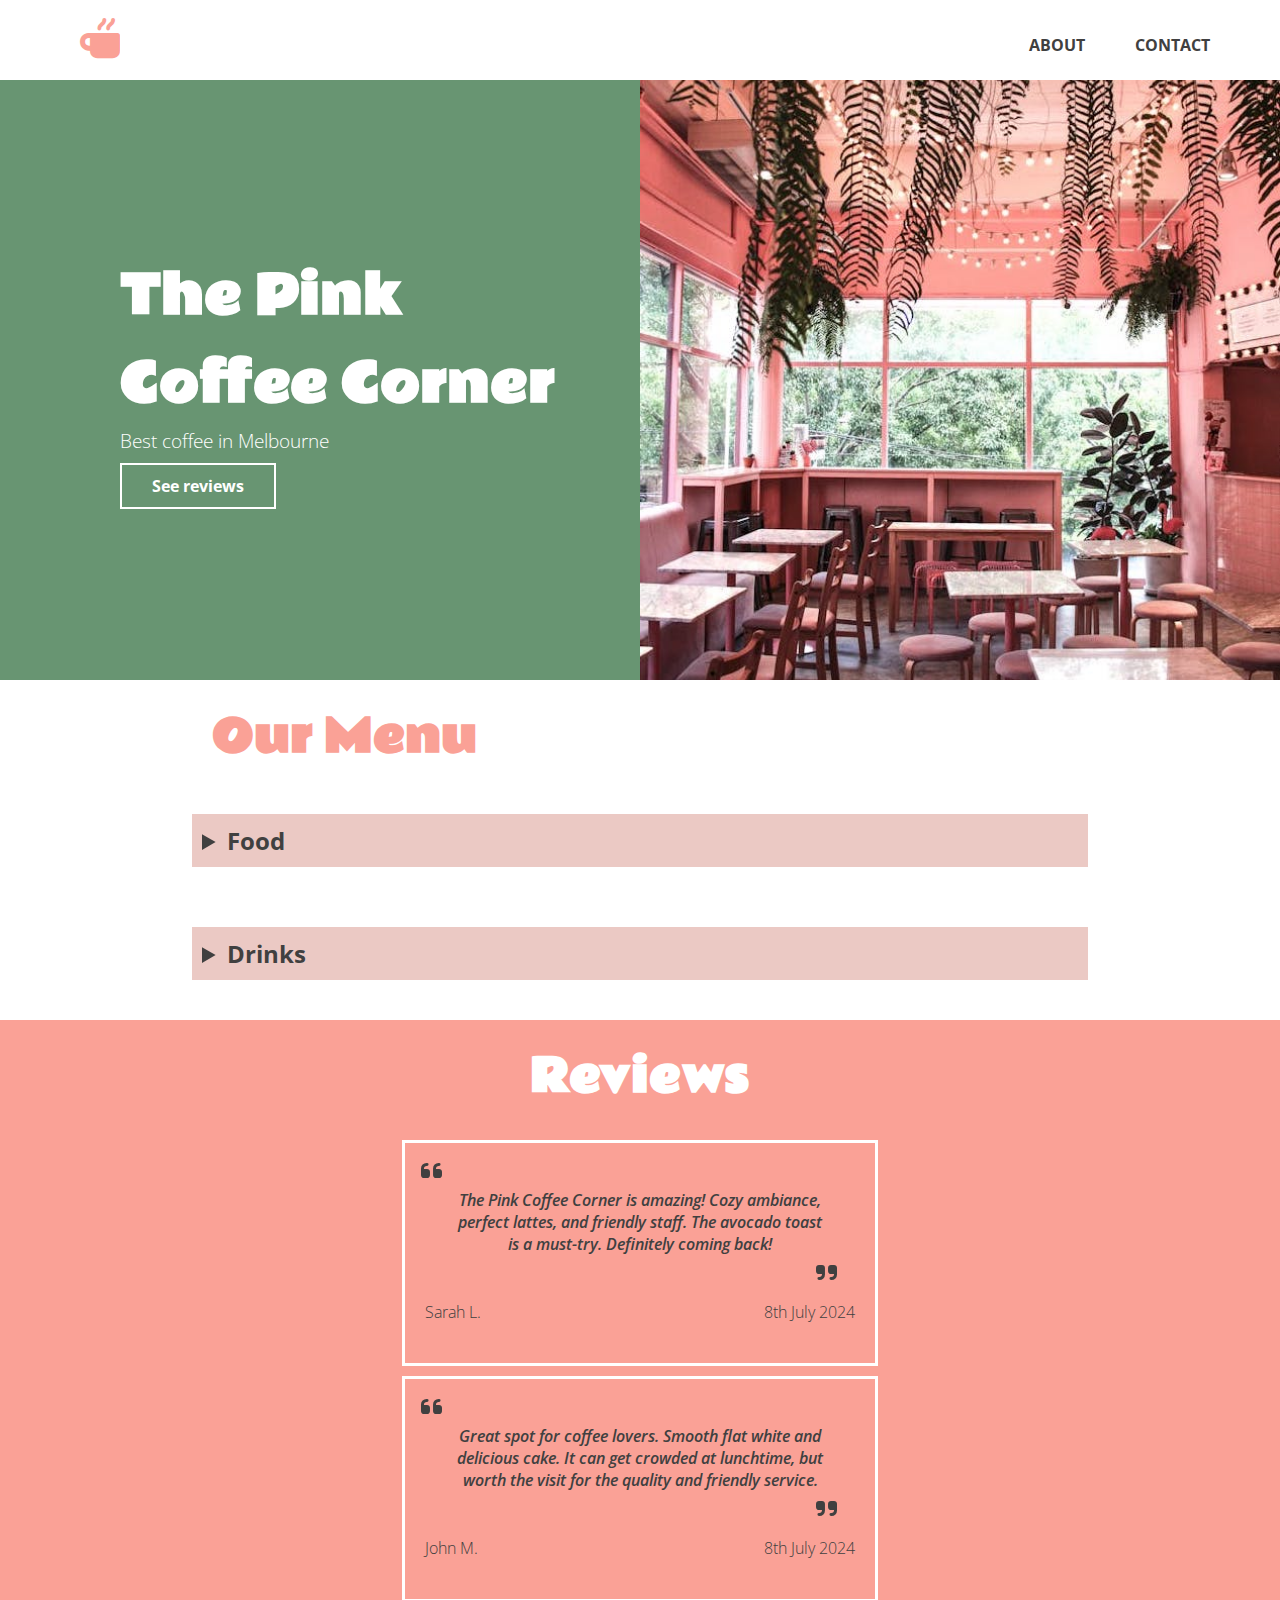
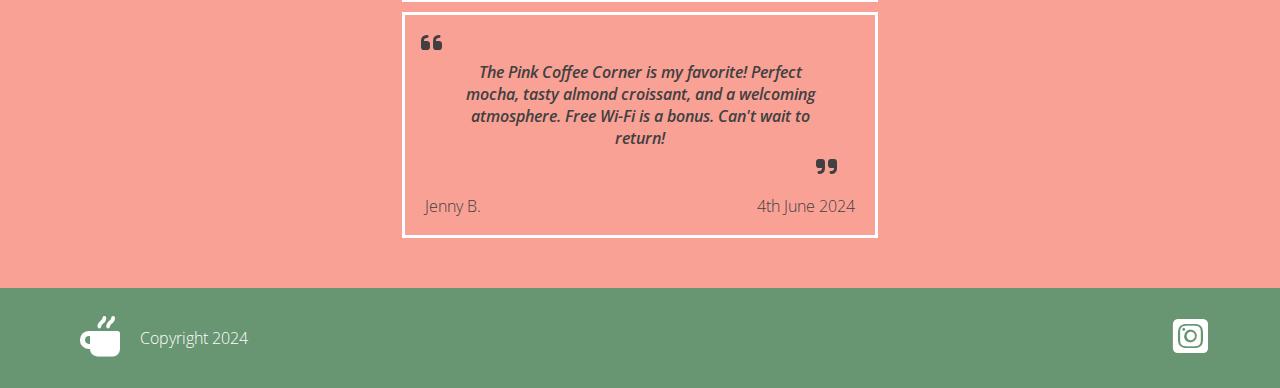
<file: index.html>
<!DOCTYPE html>
<html lang="en">
<head>
  <meta charset="UTF-8">
  <meta name="viewport" content="width=device-width, initial-scale=1.0">
  <link rel="stylesheet" href="./style.css">
  <link rel="stylesheet" href="https://cdnjs.cloudflare.com/ajax/libs/font-awesome/6.0.0/css/all.min.css">
  <link href="https://cdnjs.cloudflare.com/ajax/libs/font-awesome/6.5.0/css/all.min.css" rel="stylesheet">
  <link rel="preconnect" href="https://fonts.googleapis.com">
  <link rel="preconnect" href="https://fonts.gstatic.com" crossorigin>
  <link href="https://fonts.googleapis.com/css2?family=Libre+Baskerville:ital,wght@0,400;0,700;1,400&family=Rammetto+One&display=swap" rel="stylesheet">
  <link rel="preconnect" href="https://fonts.googleapis.com">
  <link rel="preconnect" href="https://fonts.gstatic.com" crossorigin>
  <link href="https://fonts.googleapis.com/css2?family=Libre+Baskerville:ital,wght@0,400;0,700;1,400&family=Open+Sans:ital,wght@0,300..800;1,300..800&family=Rammetto+One&display=swap" rel="stylesheet">
  <title>Pink Cafe Assessment Project - Home Page</title>
</head>
<body>
  <header>
    <nav>
      <div class="icon"><i class="fa-solid fa-mug-hot"></i></div>
      <div class="links bold-open">
        <a href="#">ABOUT</a>
        <a href="./contact.html">CONTACT</a>
      </div>
    </nav>
    <div class="hero">
      <div class="title-box">
        <h1>The Pink <br>Coffee Corner</h1>
        <h3>Best coffee in Melbourne</h3>
        <a href="#reviews" class="button bold-open">See reviews</a>
      </div>
      <div class="img-box">
        <img src="./assets/hero_image.jpg" alt="The Pink Coffee Corner Cafe">
      </div>
    </div>
  </header>
  <section id="cafe-menu">
    <div class="menu-container">
      <h2>Our Menu</h2>
      <details class="toggle-bar">
        <summary>Food</summary>
          <div class="card-container">
            <div class="menu-card">
            <div class="menu-img">
              <img src="./assets/chocolate_cupcake.jpg" alt="Chocolate Cupcake">
            </div>
            <h3>Chocolate Cupcake</h3>
            <div class ="menu-item-info">
            <div class="icon"><i class="fa-solid fa-leaf"></i></div>
              <p>Vegan</p>
            </div>
            </div>
            <div class="menu-card">
              <div class="menu-img">
                <img src="./assets/donuts.jpg" alt="Donuts">
              </div>
              <h3>Donuts</h3>
              <div class ="menu-item-info">
                <div class="icon"><i class="fa-solid fa-wheat-awn-circle-exclamation"></i></div>
                <p>Gluten Free</p>
              </div>
            </div>
            <div class="menu-card">
              <div class="menu-img">
                <img src="./assets/raspberry_cupcake.jpg" alt="Raspberry Cupcake">
              </div>
              <h3>Raspberry Cupcake</h3>
              <div class ="menu-item-info">
                <div class="icon"><i class="fa-solid fa-leaf"></i></div>
                <p>Vegan</p>
                <div class="icon"><i class="fa-solid fa-wheat-awn-circle-exclamation"></i></div>
                <p>Gluten Free</p>
              </div>
            </div>
            <div class="menu-card">
            <div class="menu-img">
              <img src="./assets/vanilla_cake.jpg" alt="Raspberry Cupcake">
            </div>
            <h3>Vanilla Cake</h3>
            <div class ="menu-item-info">
              <div class="icon"><i class="fa-solid fa-egg"></i></div>
              <p>Contains Eggs</p>
            </div>
            </div>
            <div class="menu-card">
          <div class="menu-img">
            <img src="./assets/cheesecake.jpg" alt="Cheesecake">
          </div>
          <h3>Cheese Cake</h3>
          <div class ="menu-item-info">
            <div class="icon"><i class="fa-solid fa-egg"></i></div>
            <p>Contains Eggs</p>
            <div class="icon"><i class="fa-solid fa-cow"></i></div>
            <p>Contains Dairy</p>
          </div>
          </div>
        </div>
      </details>
    </div>
    <div class="menu-container">
      <details class="toggle-bar">
        <summary>Drinks</summary>
        <div class="card-container">
          <div class="menu-card menu-card-drinks">
            <div class="menu-img">
              <img src="./assets/coffee.jpg" alt="Flat White Coffee">
            </div>
            <h3>Flat White</h3>
            <div class ="menu-item-info">
            <div class="icon"><i class="fa-solid fa-leaf"></i></div>
              <p>Vegan Options Available</p>
            </div>
          </div>
          <div class="menu-card menu-card-drinks">
            <div class="menu-img">
              <img src="./assets/green_smoothie.jpg" alt="Green Smoothie">
            </div>
            <h3>Green Smoothie</h3>
            <div class ="menu-item-info">
            <div class="icon"><i class="fa-solid fa-leaf"></i></div>
              <p>Vegan Options Available</p>
            </div>
          </div>
          <div class="menu-card menu-card-drinks">
            <div class="menu-img">
              <img src="./assets/peanut_smoothie.jpg" alt="Chocolate Cupcake">
            </div>
            <h3>Peanut Butter Scmoothie</h3>
            <div class ="menu-item-info">
              <div class="icon"><i class="fa-solid fa-leaf"></i></div>
              <p>Vegan Options Available</p>
              </div>
              <div class ="menu-item-info">
              <div class="icon"><i class="fa-solid fa-hand-dots"></i></div>
              <p>Contains Nuts</p>
            </div>
          </div>
        </div>
      </details>
    </div>
  </section>
  <section id="reviews">
    <div class="title-container">
      <h2>Reviews</h2>
    </div>
    <div class="reviews-container">
      <div class="card-review">
        <div class="review-content">
            <i class="fa-solid fa-quote-left"></i><blockquote>The Pink Coffee Corner is amazing! Cozy
              ambiance, perfect lattes, and friendly staff. The avocado toast is a must-try.
              Definitely coming back!
             </blockquote>
             <i class="fa-solid fa-quote-right"></i>
          </div>
          <div class="review-user">
            <p>Sarah L.</p>
            <p>8th July 2024</p>
          </div>
        </div>
        <div class="card-review">
          <div class="review-content">
            <i class="fa-solid fa-quote-left"></i>
            <blockquote> Great spot for coffee lovers. Smooth flat
              white and delicious cake. It can get
              crowded at lunchtime, but worth the visit
              for the quality and friendly service.
            </blockquote>
            <i class="fa-solid fa-quote-right"></i>
          </div>
          <div class="review-user">
            <p>John M.</p>
            <p>8th July 2024</p>
          </div>
        </div>
        <div class="card-review">
          <div class="review-content">
            <i class="fa-solid fa-quote-left"></i>
            <blockquote>The Pink Coffee Corner is my favorite!
              Perfect mocha, tasty almond croissant,
              and a welcoming atmosphere. Free Wi-Fi
              is a bonus. Can't wait to return!
            </blockquote>
            <i class="fa-solid fa-quote-right"></i>
          </div>
          <div class="review-user">
            <p>Jenny B.</p>
            <p>4th June 2024</p>
          </div>
        </div>
      </div>
    </section>
    <footer>
        <div class="icon"><i class="fa-solid fa-mug-hot"></i></div>
        <p>Copyright 2024</p>
        <div class="icon ig"><i class="fa-brands fa-square-instagram"></i></div>
      </div>
    </footer>
  </body>
  </html>
</file>
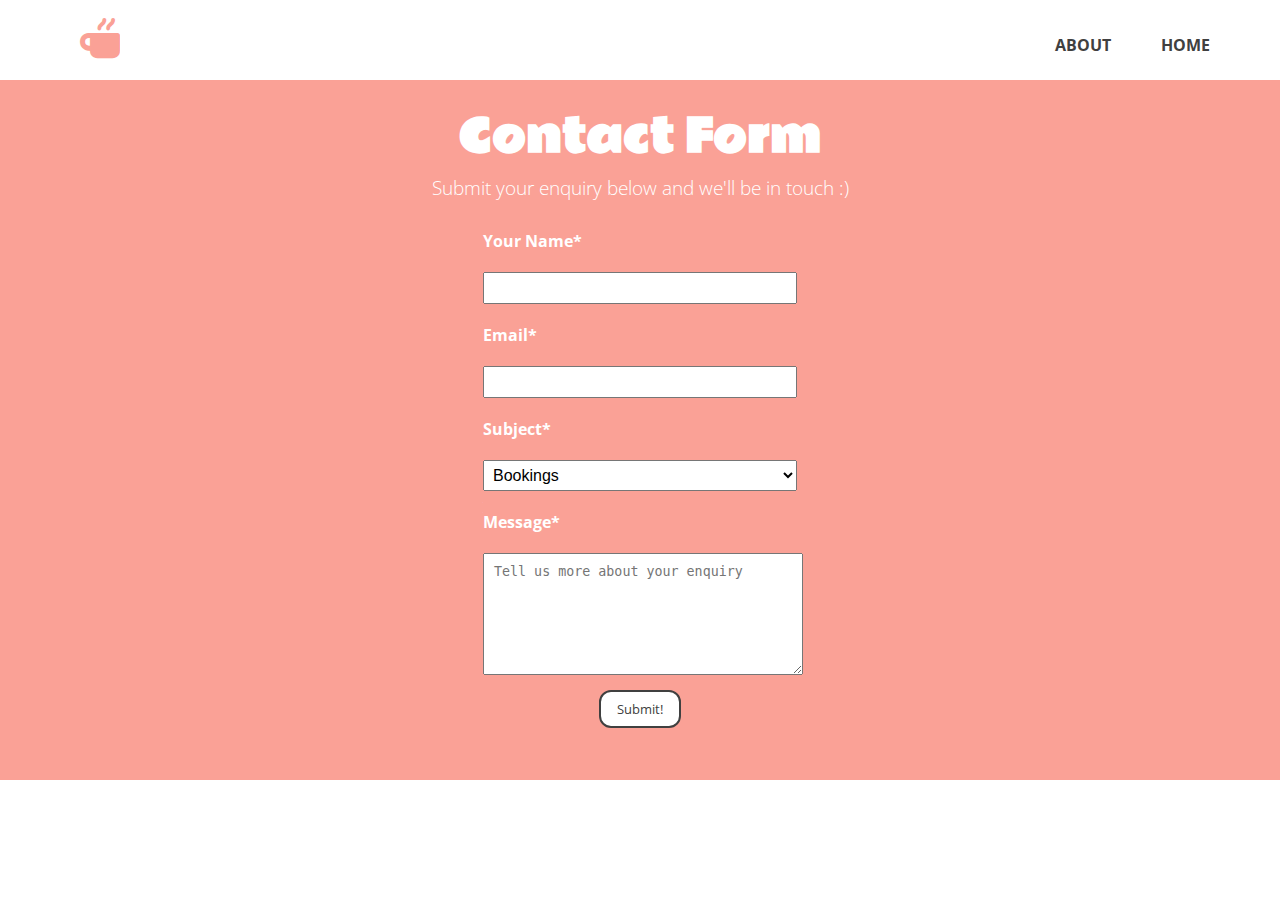
<file: contact.html>
<!DOCTYPE html>
<html lang="en">
<head>
  <meta charset="UTF-8">
  <meta name="viewport" content="width=device-width, initial-scale=1.0">
  <link rel="stylesheet" href="./style.css">
  <link rel="stylesheet" href="https://cdnjs.cloudflare.com/ajax/libs/font-awesome/6.0.0/css/all.min.css">
  <link href="https://cdnjs.cloudflare.com/ajax/libs/font-awesome/6.5.0/css/all.min.css" rel="stylesheet">
  <link rel="preconnect" href="https://fonts.googleapis.com">
  <link rel="preconnect" href="https://fonts.gstatic.com" crossorigin>
  <link href="https://fonts.googleapis.com/css2?family=Libre+Baskerville:ital,wght@0,400;0,700;1,400&family=Rammetto+One&display=swap" rel="stylesheet">
  <link rel="preconnect" href="https://fonts.googleapis.com">
  <link rel="preconnect" href="https://fonts.gstatic.com" crossorigin>
  <link href="https://fonts.googleapis.com/css2?family=Libre+Baskerville:ital,wght@0,400;0,700;1,400&family=Open+Sans:ital,wght@0,300..800;1,300..800&family=Rammetto+One&display=swap" rel="stylesheet">
  <title>Pink Cafe Assessment Project -</title>
</head>
<body>
  <nav>
    <div class="icon"><i class="fa-solid fa-mug-hot"></i></div>
    <div class="links bold-open">
      <a href="#">ABOUT</a>
      <a href="./index.html">HOME</a>
    </div>
  </nav>
  <section id="contact-form">
  <div id="title">
    <h2>Contact Form</h2>
    <h3>Submit your enquiry below and we'll be in touch :)</h3>
  </div>
    <div class="form">
      <form action="./index.html">
        <div class="label">
          <label for="name">Your Name*</label>
        </div>
        <div>
          <input type="text" id="name" name="name" required>
        </div>
        <div class="label">
          <label for="email">Email*</label>
        </div>
        <div>
          <input type="email" id="email" name="email" required>
        </div>
        <div class="label">
          <label for="enquiry">Subject*</label>
        </div>
        <div>
          <select name="enquiry" id="enquiry" placeholder="What is your enquiry regarding?" required>
            <option disabled>What is your enquiry regarding?</option>
            <option value="bookings">Bookings</option>
            <option value="online-order">Online Orders</option>
            <option value="Complaints">Complaints</option>
          </select>
        </div>
        <div class="label">
          <label for="comment">Message*</label>
        </div>
        <div>
          <textarea name="comment" id="comment" placeholder="Tell us more about your enquiry" required></textarea>
        </div>
        <div class="button">
          <button type="submit"><p>Submit!</p></button>
        </div>
      </form>
    </div>
  </section>
</body>
</html>
</file>
<file: style.css>
nav {
  position: sticky;
  top: 0;
  overflow: hidden;
  height: 80px;
  width: 100%;
  background-color: white;
  display: flex;
  justify-content: space-between;
  align-items: center;
}
nav .icon {
  height: 48px;
  width: 48px;
  font-size: 40px;
  transform: scaleX(-1);
  background-color: white;
  color: #FAA196;
  margin-left: 72px;
}

.links {
  display: flex;
  justify-content: space-between;
  align-items: center;
  gap: 50px;
  margin-right: 70px;
}
.links a {
  text-decoration: none;
  font-size: 16px;
  margin-top: 10px;
  color: #404040;
}

* {
  margin: 0;
  padding: 0;
}

.hero {
  display: flex;
  height: 600px;
  width: 100%;
  gap: 0;
}

.title-box {
  display: flex;
  flex-direction: column;
  justify-content: center;
  align-items: flex-start;
  height: 600px;
  width: 50%;
  background-color: #689572;
  color: white;
}
.title-box h1, .title-box h3, .title-box a {
  margin-left: 120px;
}
.title-box a {
  text-decoration: none;
  font-size: 16px;
  margin-top: 10px;
  padding: 10px 30px;
  color: white;
}
.title-box .button {
  background-color: none;
  border: 2px white solid;
}

.img-box {
  width: 50%;
  height: 100%;
  overflow: hidden;
}
.img-box img {
  width: 100%;
  height: 100%;
  object-fit: cover; /* Ensures the image fills the container while maintaining its aspect ratio */
  display: block;
}

.menu-container {
  display: flex;
  justify-content: space-between;
  align-items: center;
  flex-wrap: wrap;
  width: 70%;
  margin: auto;
  padding-bottom: 20px;
}
.menu-container h3 {
  display: flex;
  justify-content: center;
  align-items: center;
  font-family: "Open Sans", serif;
  font-weight: bold;
  color: #404040;
}

.toggle-bar {
  background-color: #ebc9c4;
  color: #404040;
  width: 100%;
  margin: 20px 0 20px 0;
}
.toggle-bar summary {
  font-family: "Open Sans", serif;
  font-size: 1.5em;
  font-weight: 700;
  padding: 10px;
}

.card-container {
  display: flex;
  justify-content: space-evenly;
  align-items: center;
  background-color: white;
  width: 100%;
  flex-wrap: wrap;
  padding-top: 20px;
  gap: 20px;
}

.menu-card {
  height: 400px;
  width: 300px;
  background-color: #ebc9c4;
}
.menu-card-drinks {
  padding-bottom: 20px;
}
.menu-card .menu-img {
  height: 70%;
  width: 90%;
  margin: 20px auto;
}
.menu-card .menu-img img {
  height: 100%;
  width: 100%;
}
.menu-card .menu-item-info {
  display: flex;
  justify-content: center;
  align-items: center;
  flex-wrap: wrap;
  margin: 10px;
  gap: 10px;
}
.menu-card .menu-item-info p {
  font-size: small;
}
.menu-card .menu-item-info .icon {
  display: flex;
  justify-content: center;
  align-items: center;
  height: 24px;
  width: 24px;
  font-size: 20px;
  color: #82A289;
  background-color: #ebc9c4;
}

#reviews {
  display: flex;
  flex-direction: column;
  align-items: center;
  justify-content: space-around;
  background-color: #FAA196;
}

.title-container {
  background-color: #FAA196;
  height: 120px;
}
.title-container h2 {
  color: white;
}

.reviews-container {
  display: flex;
  justify-content: space-evenly;
  align-items: center;
  flex-wrap: wrap;
  gap: 10px;
  height: 100%;
  max-width: 62%;
  background-color: #FAA196;
  padding-bottom: 50px;
}
.reviews-container .card-review {
  border: 3px solid white;
  height: 200px;
  width: 450px;
  padding: 10px;
}
.reviews-container .card-review blockquote {
  color: #404040;
  font-family: "Open Sans", serif;
  font-weight: 600;
  font-style: italic;
  padding: 0 40px 0 40px;
  text-align: center;
}
.reviews-container .card-review i {
  color: #404040;
  transform: scale(1.5);
  margin: 10px;
}
.reviews-container .card-review .fa-quote-right {
  margin-left: 90%;
}

.review-user {
  display: flex;
  justify-content: space-between;
  align-items: center;
  padding: 10px;
}

footer {
  height: 100px;
  width: 100%;
  background-color: #689572;
  display: flex;
  justify-content: space-between;
  align-items: center;
}
footer .icon {
  height: 48px;
  width: 48px;
  font-size: 40px;
  transform: scaleX(-1);
  background-color: #689572;
  color: white;
  margin-left: 72px;
}
footer .ig {
  margin-right: 72px;
}
footer p {
  color: white;
  margin-right: auto;
  padding-left: 20px;
}

#contact-form {
  background-color: #FAA196;
  height: 700px;
}

#title {
  display: flex;
  flex-direction: column;
  justify-content: center;
  align-items: flex-start;
  width: 100%;
  height: 100px;
  padding-top: 20px;
  padding-bottom: 10px;
}
#title h2, #title h3 {
  color: white;
  text-align: center;
  margin: auto;
}

input {
  min-width: 300px;
  font-size: 1em;
  padding: 5px;
}

textarea {
  min-height: 100px;
  min-width: 95%;
  padding: 10px;
}

select {
  padding: 5px;
  font-size: 1em;
  min-width: 100%;
}

.form {
  height: 400px;
  width: min-content;
  margin: auto;
  font-family: "Open Sans", serif;
  font-weight: bold;
  color: white;
  font-size: 1em;
}
.form button {
  padding: 8px 16px;
  border-radius: 12px;
  border: none;
  background-color: white;
  margin-top: 10px;
  border: 2px solid #404040;
}
.form button p {
  font-weight: 400;
}
.form button:hover {
  transform: scale(1.05);
  transition: 0.1s;
  border: 2px solid #404040;
}
.form button:hover p {
  font-weight: 600;
}

.button {
  display: flex;
  justify-content: center;
}

.label {
  margin-top: 20px;
  margin-bottom: 20px;
}

body {
  margin: 0;
  padding: 0;
}

h1 {
  font-family: "Rammetto One", sans-serif;
  font-size: 52px;
  margin-bottom: 0;
}

h2 {
  font-family: "Rammetto One", sans-serif;
  font-size: 44px;
  color: #FAA196;
  margin: 20px;
}

h3 {
  font-family: "Open Sans", serif;
  font-weight: 100;
}

p {
  font-family: "Open Sans", serif;
  font-weight: 100;
  color: #404040;
}

.bold-open {
  font-family: "Open Sans", serif;
  font-weight: bold;
}

/*# sourceMappingURL=style.css.map */
</file>
